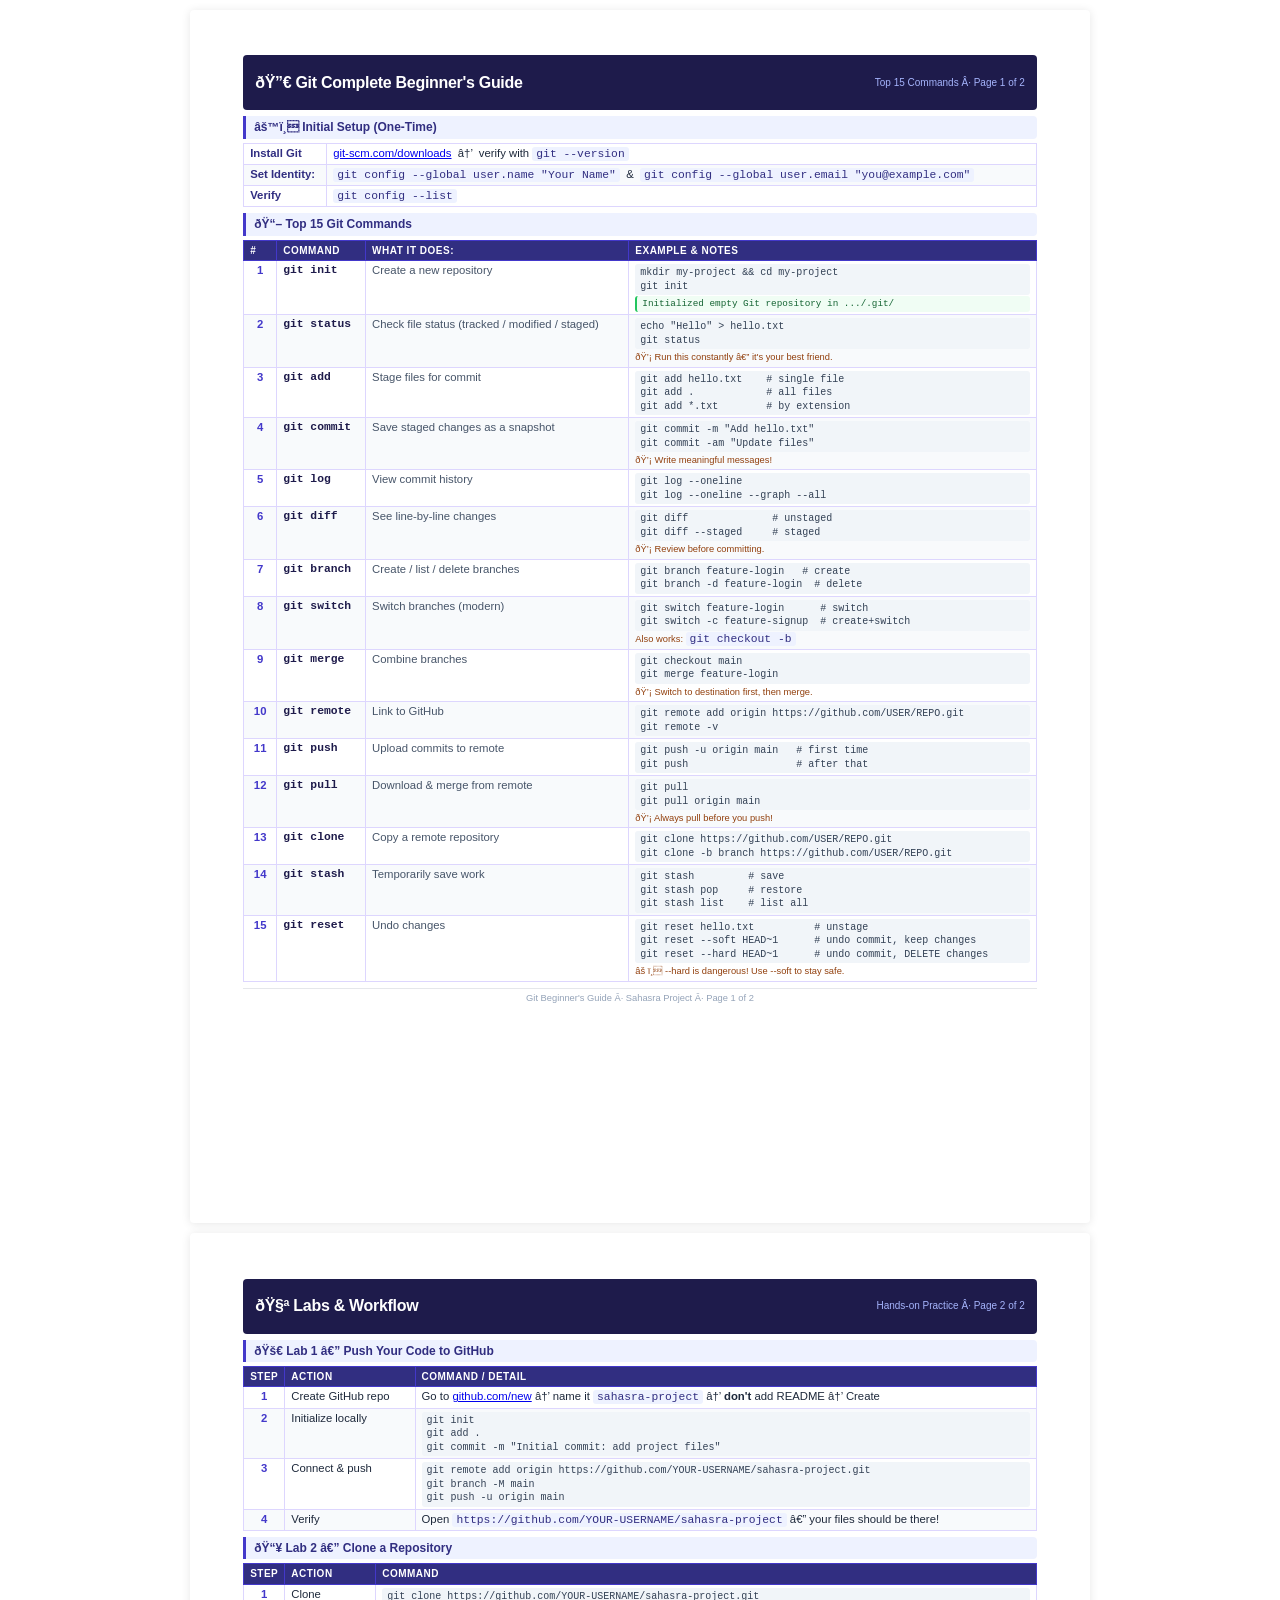
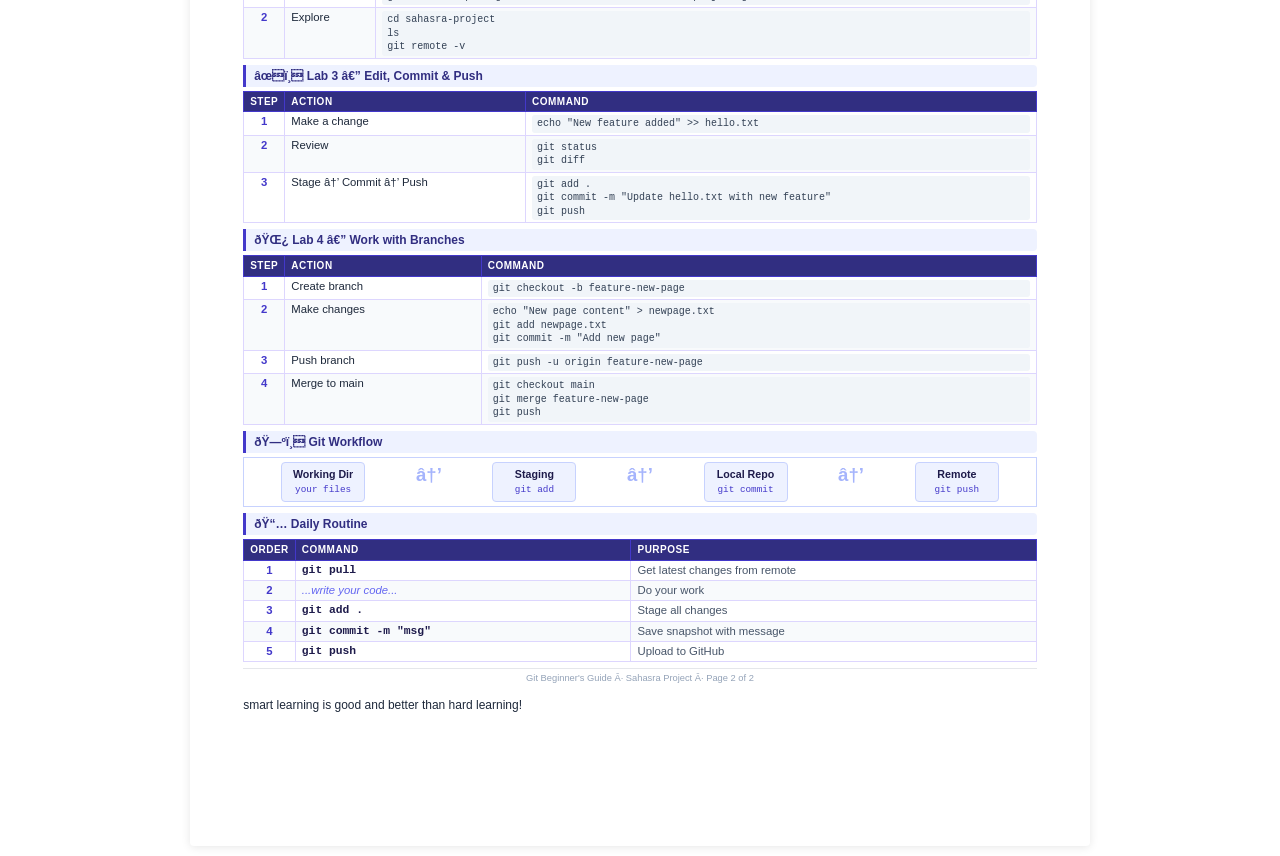
<file: index.html>
<!DOCTYPE html>
<html lang="en">
<head
    <meta charset="UTF-8">
    <meta name="viewport" content="width=device-width, initial-scale=1.0">
    <title>"GIT CHEAT SHEET : FOR BEGINNERS"</title>
    <style>
        @page {
            size: A4;
            margin: 12mm 14mm;
        }
#......
        * {
            margin: 0;
            padding: 0;
            box-sizing: border-box;
        }

        body {
            font-family: "Segoe UI", Arial, sans-serif;
            font-size: 9pt;
            color: #1e293b;
            line-height: 1.35;
            background: #fff;
        }

        /* ===== A4 Page Containers ===== */
        .page {
            width: 210mm;
            min-height: 297mm;
            padding: 12mm 14mm;
            margin: 0 auto;
            background: #fff;
            page-break-after: always;
            overflow: hidden;
        }

        .page:last-child {
            page-break-after: auto;
        }

        /* ===== Title ===== */
        .title-bar {
            background: #1e1b4b;
            color: #fff;
            padding: 6px 12px;
            border-radius: 4px;
            margin-bottom: 6px;
            display: flex;
            justify-content: space-between;
            align-items: center;
        }

        .title-bar h1 {
            font-size: 12pt;
            font-weight: 800;
            letter-spacing: -0.3px;
        }

        .title-bar span {
            font-size: 7.5pt;
            color: #a5b4fc;
        }

        .page-label {
            font-size: 7.5pt;
            color: #6366f1;
            font-weight: 700;
            text-transform: uppercase;
            letter-spacing: 1px;
            margin-bottom: 4px;
        }

        /* ===== Section Headers ===== */
        .section-title {
            background: #eef2ff;
            border-left: 3px solid #4338ca;
            padding: 3px 8px;
            font-size: 9pt;
            font-weight: 700;
            color: #312e81;
            margin: 5px 0 4px;
            border-radius: 0 4px 4px 0;
        }

        /* ===== Tables ===== */
        table {
            width: 100%;
            border-collapse: collapse;
            margin-bottom: 6px;
            font-size: 8.5pt;
            border: 1px solid #c7d2fe;
        }

        th {
            background: #312e81;
            color: #fff;
            padding: 3px 6px;
            text-align: left;
            font-size: 7.5pt;
            font-weight: 600;
            text-transform: uppercase;
            letter-spacing: 0.5px;
            border: 1px solid #4338ca;
        }

        td {
            padding: 2px 6px;
            border: 1px solid #ddd6fe;
            vertical-align: top;
        }

        tr:nth-child(even) {
            background: #f8fafc;
        }

        /* Number column */
        .n {
            text-align: center;
            font-weight: 800;
            color: #4338ca;
            width: 20px;
        }

        /* Command column */
        .cmd {
            font-family: "Consolas", "Fira Code", monospace;
            color: #1e1b4b;
            font-weight: 600;
            white-space: nowrap;
            font-size: 8.5pt;
        }

        /* Code in cells */
        code {
            font-family: "Consolas", "Fira Code", monospace;
            background: #eef2ff;
            padding: 1px 4px;
            border-radius: 3px;
            font-size: 8.5pt;
            color: #312e81;
        }

        /* Description */
        .desc {
            color: #475569;
            font-size: 8.5pt;
        }

        /* Example code blocks inside tables */
        .ex {
            font-family: "Consolas", "Fira Code", monospace;
            font-size: 7.5pt;
            color: #334155;
            background: #f1f5f9;
            padding: 2px 5px;
            border-radius: 3px;
            display: block;
            white-space: pre;
            line-height: 1.35;
            margin-top: 1px;
        }

        /* Output blocks */
        .out {
            font-family: "Consolas", "Fira Code", monospace;
            font-size: 7pt;
            color: #166534;
            background: #f0fdf4;
            padding: 2px 5px;
            border-radius: 3px;
            border-left: 2px solid #22c55e;
            display: block;
            white-space: pre;
            line-height: 1.3;
            margin-top: 1px;
        }

        /* Tip text */
        .tip {
            font-size: 7pt;
            color: #92400e;
            margin-top: 1px;
        }

        /* Setup table */
        .setup-table td:first-child {
            width: 70px;
            font-weight: 600;
            color: #312e81;
        }

        /* Workflow diagram */
        .flow-table td {
            text-align: center;
            padding: 4px 2px;
            border: none;
        }

        .flow-box {
            background: #eef2ff;
            border: 1px solid #c7d2fe;
            border-radius: 4px;
            padding: 4px 6px;
            display: inline-block;
            min-width: 70px;
        }

        .flow-box strong {
            display: block;
            font-size: 8pt;
            color: #1e1b4b;
        }

        .flow-box span {
            font-size: 7pt;
            font-family: "Consolas", monospace;
            color: #4338ca;
        }

        .arrow {
            font-size: 14pt;
            color: #a5b4fc;
            font-weight: 700;
        }

        /* Lab steps */
        .steps td:first-child {
            width: 24px;
            text-align: center;
            font-weight: 800;
            color: #4338ca;
        }

        /* Footer */
        .footer {
            text-align: center;
            font-size: 7pt;
            color: #94a3b8;
            margin-top: 4px;
            padding-top: 3px;
            border-top: 1px solid #e5e7eb;
        }

        /* ===== Print styles ===== */
        @media print {
            body {
                background: #fff;
            }

            .page {
                padding: 0;
                width: auto;
                min-height: auto;
                margin: 0;
            }

            tr:hover {
                background: inherit;
            }

            tr:nth-child(even) {
                background: #f8fafc;
            }
        }

        /* Screen-only spacing between pages */
        @media screen {
            .page {
                margin: 10px auto;
                box-shadow: 0 1px 10px rgba(0,0,0,0.1);
                border-radius: 4px;
            }
        }
    </style>
</head>
<body>

<!-- ==================== PAGE 1 ==================== -->
<div class="page">

    <div class="title-bar">
        <h1>🔀 Git Complete Beginner's Guide</h1>
        <span>Top 15 Commands · Page 1 of 2</span>
    </div>

    <!-- SETUP -->
    <div class="section-title">⚙️ Initial Setup (One-Time)</div>
    <table class="setup-table">
        <tr>
            <td>Install Git</td>
            <td><a href="https://git-scm.com/downloads">git-scm.com/downloads</a> &nbsp;→&nbsp; verify with <code>git --version</code></td>
        </tr>
        <tr>
            <td>Set Identity:</td>
            <td><code>git config --global user.name "Your Name"</code> &nbsp;&amp;&nbsp; <code>git config --global user.email "you@example.com"</code></td>
        </tr>
        <tr>
            <td>Verify</td>
            <td><code>git config --list</code></td>
        </tr>
    </table>

    <!-- COMMANDS 1-15 -->
    <div class="section-title">📖 Top 15 Git Commands</div>
    <table>
        <thead>
            <tr>
                <th>#</th>
                <th>Command</th>
                <th>What It Does:</th>
                <th>Example &amp; Notes</th>
            </tr>
        </thead>
        <tbody>
            <tr>
                <td class="n">1</td>
                <td class="cmd">git init</td>
                <td class="desc">Create a new repository</td>
                <td>
                    <span class="ex">mkdir my-project && cd my-project
git init</span>
                    <span class="out">Initialized empty Git repository in .../.git/</span>
                </td>
            </tr>
            <tr>
                <td class="n">2</td>
                <td class="cmd">git status</td>
                <td class="desc">Check file status (tracked / modified / staged)</td>
                <td>
                    <span class="ex">echo "Hello" > hello.txt
git status</span>
                    <span class="tip">💡 Run this constantly — it's your best friend.</span>
                </td>
            </tr>
            <tr>
                <td class="n">3</td>
                <td class="cmd">git add</td>
                <td class="desc">Stage files for commit</td>
                <td>
                    <span class="ex">git add hello.txt    # single file
git add .            # all files
git add *.txt        # by extension</span>
                </td>
            </tr>
            <tr>
                <td class="n">4</td>
                <td class="cmd">git commit</td>
                <td class="desc">Save staged changes as a snapshot</td>
                <td>
                    <span class="ex">git commit -m "Add hello.txt"
git commit -am "Update files"</span>
                    <span class="tip">💡 Write meaningful messages!</span>
                </td>
            </tr>
            <tr>
                <td class="n">5</td>
                <td class="cmd">git log</td>
                <td class="desc">View commit history</td>
                <td>
                    <span class="ex">git log --oneline
git log --oneline --graph --all</span>
                </td>
            </tr>
            <tr>
                <td class="n">6</td>
                <td class="cmd">git diff</td>
                <td class="desc">See line-by-line changes</td>
                <td>
                    <span class="ex">git diff              # unstaged
git diff --staged     # staged</span>
                    <span class="tip">💡 Review before committing.</span>
                </td>
            </tr>
            <tr>
                <td class="n">7</td>
                <td class="cmd">git branch</td>
                <td class="desc">Create / list / delete branches</td>
                <td>
                    <span class="ex">git branch feature-login   # create
git branch -d feature-login  # delete</span>
                </td>
            </tr>
            <tr>
                <td class="n">8</td>
                <td class="cmd">git switch</td>
                <td class="desc">Switch branches (modern)</td>
                <td>
                    <span class="ex">git switch feature-login      # switch
git switch -c feature-signup  # create+switch</span>
                    <span class="tip">Also works: <code>git checkout -b</code></span>
                </td>
            </tr>
            <tr>
                <td class="n">9</td>
                <td class="cmd">git merge</td>
                <td class="desc">Combine branches</td>
                <td>
                    <span class="ex">git checkout main
git merge feature-login</span>
                    <span class="tip">💡 Switch to destination first, then merge.</span>
                </td>
            </tr>
            <tr>
                <td class="n">10</td>
                <td class="cmd">git remote</td>
                <td class="desc">Link to GitHub</td>
                <td>
                    <span class="ex">git remote add origin https://github.com/USER/REPO.git
git remote -v</span>
                </td>
            </tr>
            <tr>
                <td class="n">11</td>
                <td class="cmd">git push</td>
                <td class="desc">Upload commits to remote</td>
                <td>
                    <span class="ex">git push -u origin main   # first time
git push                  # after that</span>
                </td>
            </tr>
            <tr>
                <td class="n">12</td>
                <td class="cmd">git pull</td>
                <td class="desc">Download &amp; merge from remote</td>
                <td>
                    <span class="ex">git pull
git pull origin main</span>
                    <span class="tip">💡 Always pull before you push!</span>
                </td>
            </tr>
            <tr>
                <td class="n">13</td>
                <td class="cmd">git clone</td>
                <td class="desc">Copy a remote repository</td>
                <td>
                    <span class="ex">git clone https://github.com/USER/REPO.git
git clone -b branch https://github.com/USER/REPO.git</span>
                </td>
            </tr>
            <tr>
                <td class="n">14</td>
                <td class="cmd">git stash</td>
                <td class="desc">Temporarily save work</td>
                <td>
                    <span class="ex">git stash         # save
git stash pop     # restore
git stash list    # list all</span>
                </td>
            </tr>
            <tr>
                <td class="n">15</td>
                <td class="cmd">git reset</td>
                <td class="desc">Undo changes</td>
                <td>
                    <span class="ex">git reset hello.txt          # unstage
git reset --soft HEAD~1      # undo commit, keep changes
git reset --hard HEAD~1      # undo commit, DELETE changes</span>
                    <span class="tip">⚠️ --hard is dangerous! Use --soft to stay safe.</span>
                </td>
            </tr>
        </tbody>
    </table>

    <div class="footer">Git Beginner's Guide · Sahasra Project · Page 1 of 2</div>
</div>

<!-- ==================== PAGE 2 ==================== -->
<div class="page">

    <div class="title-bar">
        <h1>🧪 Labs &amp; Workflow</h1>
        <span>Hands-on Practice · Page 2 of 2</span>
    </div>

    <!-- LAB 1 -->
    <div class="section-title">🚀 Lab 1 — Push Your Code to GitHub</div>
    <table>
        <thead>
            <tr><th>Step</th><th>Action</th><th>Command / Detail</th></tr>
        </thead>
        <tbody>
            <tr>
                <td class="n">1</td>
                <td>Create GitHub repo</td>
                <td>Go to <a href="https://github.com/new">github.com/new</a> → name it <code>sahasra-project</code> → <strong>don't</strong> add README → Create</td>
            </tr>
            <tr>
                <td class="n">2</td>
                <td>Initialize locally</td>
                <td><span class="ex">git init
git add .
git commit -m "Initial commit: add project files"</span></td>
            </tr>
            <tr>
                <td class="n">3</td>
                <td>Connect &amp; push</td>
                <td><span class="ex">git remote add origin https://github.com/YOUR-USERNAME/sahasra-project.git
git branch -M main
git push -u origin main</span></td>
            </tr>
            <tr>
                <td class="n">4</td>
                <td>Verify</td>
                <td>Open <code>https://github.com/YOUR-USERNAME/sahasra-project</code> — your files should be there!</td>
            </tr>
        </tbody>
    </table>

    <!-- LAB 2 -->
    <div class="section-title">📥 Lab 2 — Clone a Repository</div>
    <table>
        <thead>
            <tr><th>Step</th><th>Action</th><th>Command</th></tr>
        </thead>
        <tbody>
            <tr><td class="n">1</td><td>Clone</td><td><span class="ex">git clone https://github.com/YOUR-USERNAME/sahasra-project.git</span></td></tr>
            <tr><td class="n">2</td><td>Explore</td><td><span class="ex">cd sahasra-project
ls
git remote -v</span></td></tr>
        </tbody>
    </table>

    <!-- LAB 3 -->
    <div class="section-title">✏️ Lab 3 — Edit, Commit &amp; Push</div>
    <table>
        <thead>
            <tr><th>Step</th><th>Action</th><th>Command</th></tr>
        </thead>
        <tbody>
            <tr><td class="n">1</td><td>Make a change</td><td><span class="ex">echo "New feature added" >> hello.txt</span></td></tr>
            <tr><td class="n">2</td><td>Review</td><td><span class="ex">git status
git diff</span></td></tr>
            <tr><td class="n">3</td><td>Stage → Commit → Push</td><td><span class="ex">git add .
git commit -m "Update hello.txt with new feature"
git push</span></td></tr>
        </tbody>
    </table>

    <!-- LAB 4 -->
    <div class="section-title">🌿 Lab 4 — Work with Branches</div>
    <table>
        <thead>
            <tr><th>Step</th><th>Action</th><th>Command</th></tr>
        </thead>
        <tbody>
            <tr><td class="n">1</td><td>Create branch</td><td><span class="ex">git checkout -b feature-new-page</span></td></tr>
            <tr><td class="n">2</td><td>Make changes</td><td><span class="ex">echo "New page content" > newpage.txt
git add newpage.txt
git commit -m "Add new page"</span></td></tr>
            <tr><td class="n">3</td><td>Push branch</td><td><span class="ex">git push -u origin feature-new-page</span></td></tr>
            <tr><td class="n">4</td><td>Merge to main</td><td><span class="ex">git checkout main
git merge feature-new-page
git push</span></td></tr>
        </tbody>
    </table>

    <!-- WORKFLOW -->
    <div class="section-title">🗺️ Git Workflow</div>
    <table class="flow-table">
        <tr>
            <td>
                <div class="flow-box"><strong>Working Dir</strong><span>your files</span></div>
            </td>
            <td><span class="arrow">→</span></td>
            <td>
                <div class="flow-box"><strong>Staging</strong><span>git add</span></div>
            </td>
            <td><span class="arrow">→</span></td>
            <td>
                <div class="flow-box"><strong>Local Repo</strong><span>git commit</span></div>
            </td>
            <td><span class="arrow">→</span></td>
            <td>
                <div class="flow-box"><strong>Remote</strong><span>git push</span></div>
            </td>
        </tr>
    </table>

    <!-- DAILY WORKFLOW -->
    <div class="section-title">📅 Daily Routine</div>
    <table>
        <thead>
            <tr><th>Order</th><th>Command</th><th>Purpose</th></tr>
        </thead>
        <tbody>
            <tr><td class="n">1</td><td class="cmd">git pull</td><td class="desc">Get latest changes from remote</td></tr>
            <tr><td class="n">2</td><td class="desc" style="font-style:italic;color:#6366f1;">...write your code...</td><td class="desc">Do your work</td></tr>
            <tr><td class="n">3</td><td class="cmd">git add .</td><td class="desc">Stage all changes</td></tr>
            <tr><td class="n">4</td><td class="cmd">git commit -m "msg"</td><td class="desc">Save snapshot with message</td></tr>
            <tr><td class="n">5</td><td class="cmd">git push</td><td class="desc">Upload to GitHub</td></tr>
        </tbody>
    </table>

    <div class="footer">Git Beginner's Guide · Sahasra Project · Page 2 of 2</div>
    <p>smart learning is good and better than hard learning!</p>
</div>

</body>
</html>
</file>
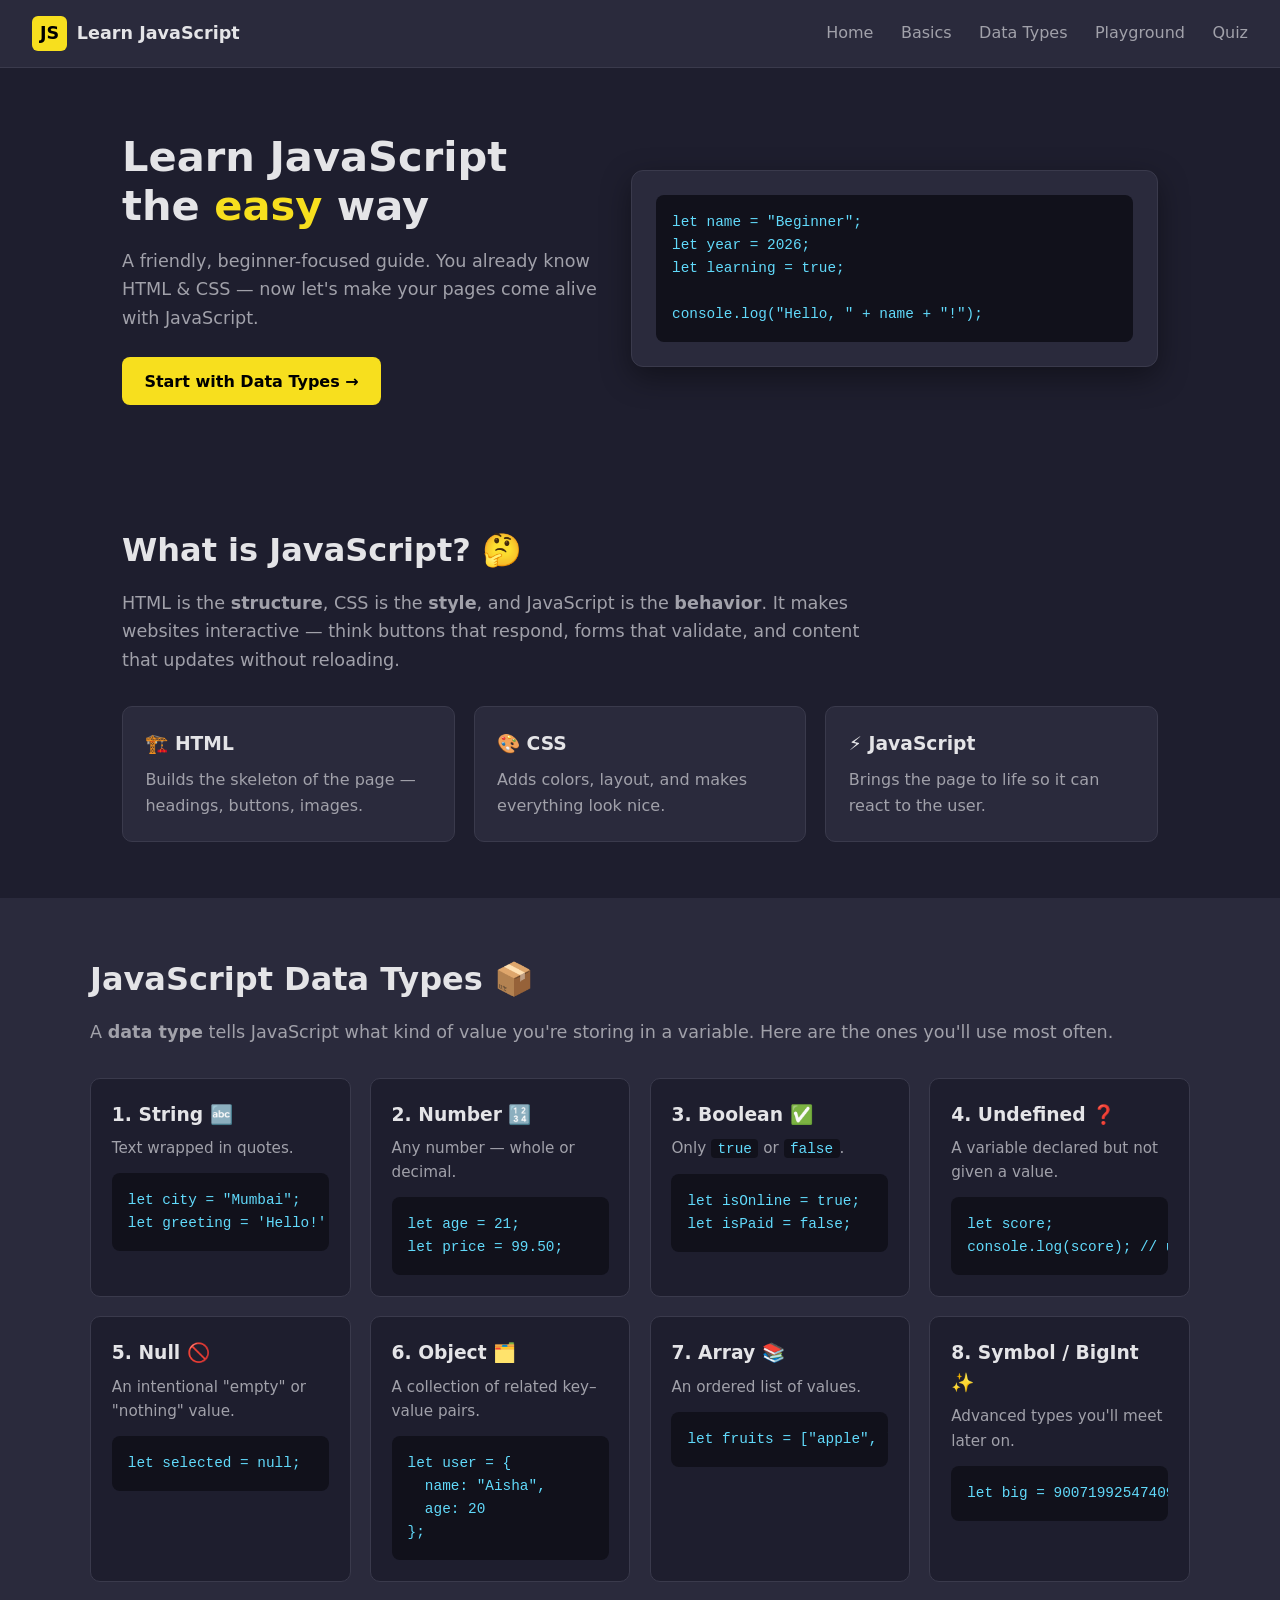
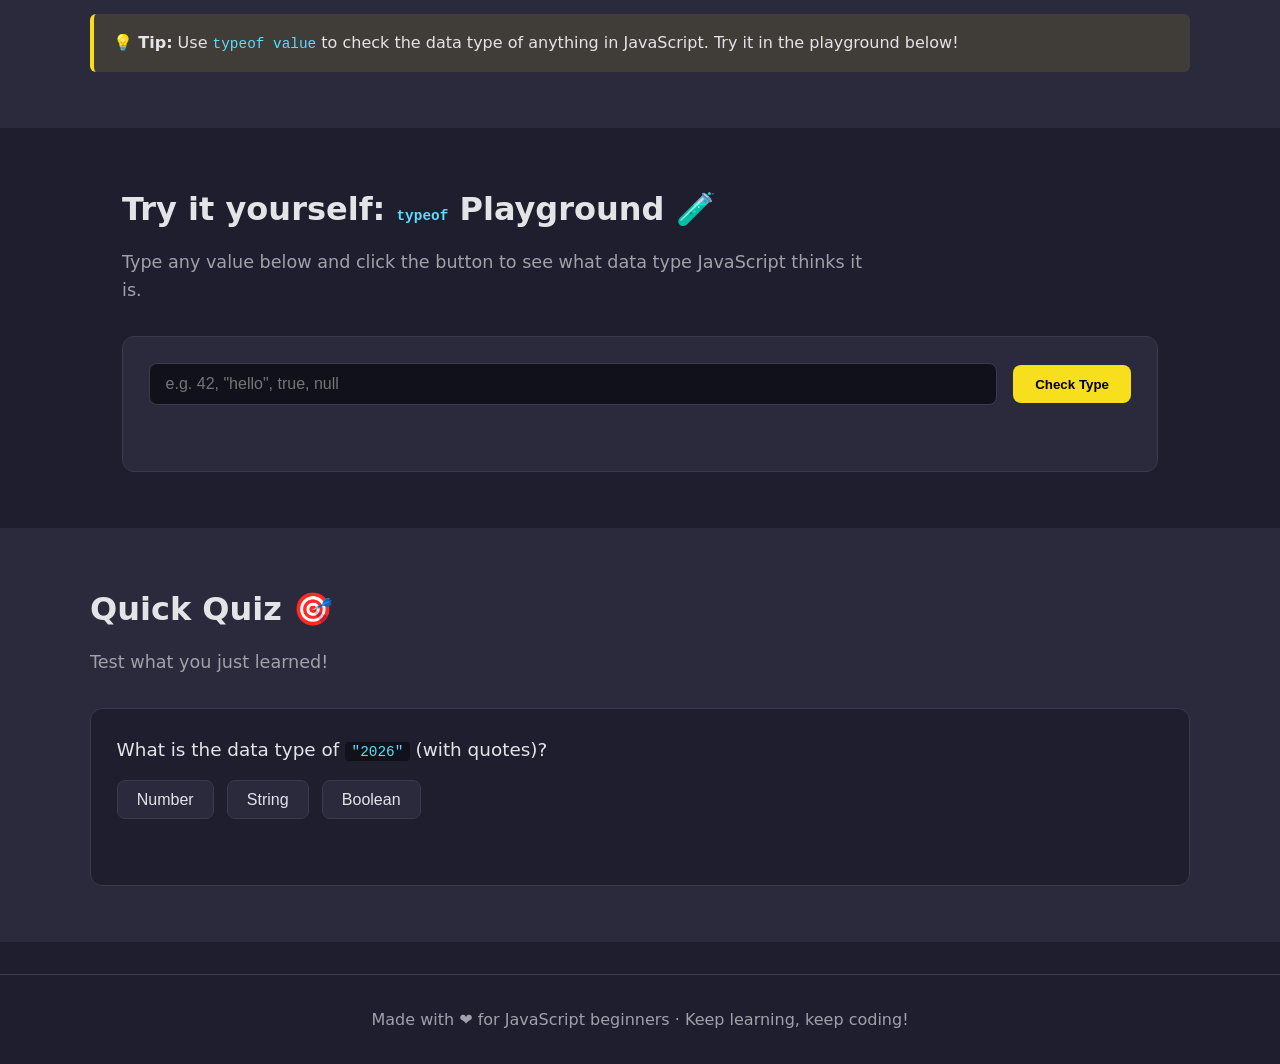
<file: jslearn.html>
<!DOCTYPE html>
<html lang="en">
<head>
  <meta charset="UTF-8" />
  <meta name="viewport" content="width=device-width, initial-scale=1.0" />
  <title>JS for Beginners — Learn JavaScript Data Types</title>
  <link rel="stylesheet" href="style.css" />
</head>
<body>
  <!-- ===== Navbar ===== -->
  <header class="navbar">
    <div class="nav-brand">
      <span class="logo">JS</span>
      <span>Learn JavaScript</span>
    </div>
    <nav class="nav-links">
      <a href="#home">Home</a>
      <a href="#basics">Basics</a>
      <a href="#datatypes">Data Types</a>
      <a href="#playground">Playground</a>
      <a href="#quiz">Quiz</a>
    </nav>
  </header>

  <!-- ===== Hero ===== -->
  <section id="home" class="hero">
    <div class="hero-text">
      <h1>Learn JavaScript the <span class="highlight">easy</span> way</h1>
      <p>
        A friendly, beginner-focused guide. You already know HTML &amp; CSS —
        now let's make your pages come alive with JavaScript.
      </p>
      <a href="#datatypes" class="btn">Start with Data Types →</a>
    </div>
    <div class="hero-card">
      <pre><code>let name = "Beginner";
let year = 2026;
let learning = true;

console.log("Hello, " + name + "!");</code></pre>
    </div>
  </section>

  <!-- ===== What is JavaScript ===== -->
  <section id="basics" class="section">
    <h2>What is JavaScript? 🤔</h2>
    <p class="lead">
      HTML is the <strong>structure</strong>, CSS is the <strong>style</strong>,
      and JavaScript is the <strong>behavior</strong>. It makes websites
      interactive — think buttons that respond, forms that validate, and
      content that updates without reloading.
    </p>
    <div class="cards">
      <div class="card">
        <h3>🏗️ HTML</h3>
        <p>Builds the skeleton of the page — headings, buttons, images.</p>
      </div>
      <div class="card">
        <h3>🎨 CSS</h3>
        <p>Adds colors, layout, and makes everything look nice.</p>
      </div>
      <div class="card">
        <h3>⚡ JavaScript</h3>
        <p>Brings the page to life so it can react to the user.</p>
      </div>
    </div>
  </section>

  <!-- ===== Data Types ===== -->
  <section id="datatypes" class="section alt">
    <h2>JavaScript Data Types 📦</h2>
    <p class="lead">
      A <strong>data type</strong> tells JavaScript what kind of value you're
      storing in a variable. Here are the ones you'll use most often.
    </p>

    <div class="datatype-grid">
      <article class="dt-card">
        <h3>1. String 🔤</h3>
        <p>Text wrapped in quotes.</p>
        <pre><code>let city = "Mumbai";
let greeting = 'Hello!';</code></pre>
      </article>

      <article class="dt-card">
        <h3>2. Number 🔢</h3>
        <p>Any number — whole or decimal.</p>
        <pre><code>let age = 21;
let price = 99.50;</code></pre>
      </article>

      <article class="dt-card">
        <h3>3. Boolean ✅</h3>
        <p>Only <code>true</code> or <code>false</code>.</p>
        <pre><code>let isOnline = true;
let isPaid = false;</code></pre>
      </article>

      <article class="dt-card">
        <h3>4. Undefined ❓</h3>
        <p>A variable declared but not given a value.</p>
        <pre><code>let score;
console.log(score); // undefined</code></pre>
      </article>

      <article class="dt-card">
        <h3>5. Null 🚫</h3>
        <p>An intentional "empty" or "nothing" value.</p>
        <pre><code>let selected = null;</code></pre>
      </article>

      <article class="dt-card">
        <h3>6. Object 🗂️</h3>
        <p>A collection of related key–value pairs.</p>
        <pre><code>let user = {
  name: "Aisha",
  age: 20
};</code></pre>
      </article>

      <article class="dt-card">
        <h3>7. Array 📚</h3>
        <p>An ordered list of values.</p>
        <pre><code>let fruits = ["apple", "mango", "kiwi"];</code></pre>
      </article>

      <article class="dt-card">
        <h3>8. Symbol / BigInt ✨</h3>
        <p>Advanced types you'll meet later on.</p>
        <pre><code>let big = 9007199254740991n;</code></pre>
      </article>
    </div>

    <div class="tip">
      💡 <strong>Tip:</strong> Use <code>typeof value</code> to check the data
      type of anything in JavaScript. Try it in the playground below!
    </div>
  </section>

  <!-- ===== Playground ===== -->
  <section id="playground" class="section">
    <h2>Try it yourself: <code>typeof</code> Playground 🧪</h2>
    <p class="lead">
      Type any value below and click the button to see what data type
      JavaScript thinks it is.
    </p>

    <div class="playground">
      <input
        id="valueInput"
        type="text"
        placeholder='e.g. 42, "hello", true, null'
      />
      <button id="checkBtn" class="btn">Check Type</button>
      <p id="result" class="result"></p>
    </div>
  </section>

  <!-- ===== Quiz ===== -->
  <section id="quiz" class="section alt">
    <h2>Quick Quiz 🎯</h2>
    <p class="lead">Test what you just learned!</p>

    <div class="quiz">
      <p class="question">
        What is the data type of <code>"2026"</code> (with quotes)?
      </p>
      <div class="options">
        <button class="option" data-correct="false">Number</button>
        <button class="option" data-correct="true">String</button>
        <button class="option" data-correct="false">Boolean</button>
      </div>
      <p id="quizFeedback" class="result"></p>
    </div>
  </section>

  <!-- ===== Footer ===== -->
  <footer class="footer">
    <p>Made with ❤️ for JavaScript beginners · Keep learning, keep coding!</p>
  </footer>

  <script src="script.js"></script>
</body>
</html>
</file>
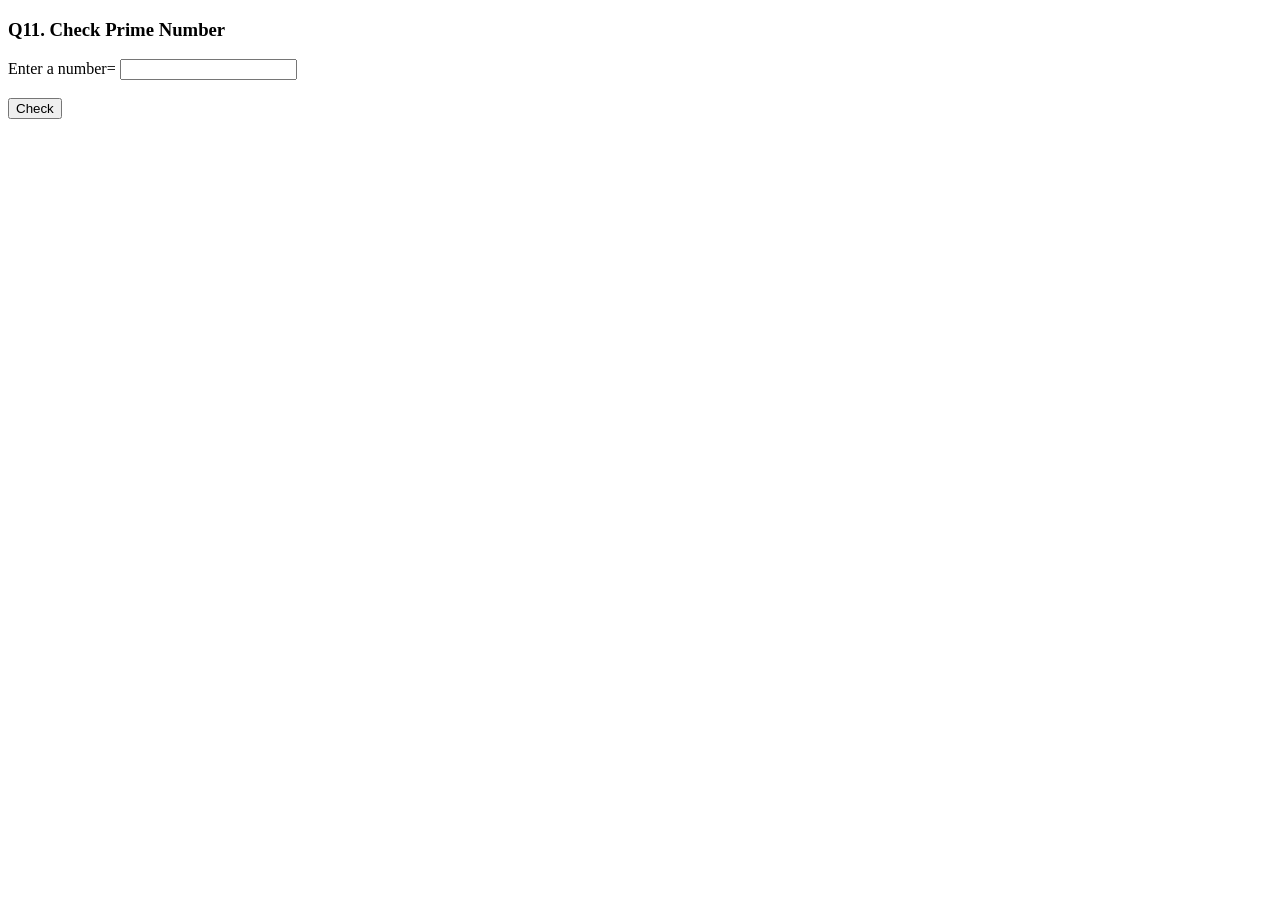
<file: lab.html>
<!DOCTYPE html>
<html>
<head>
    <script type="text/javascript">
        function checkPrime() {
            var num = Number(document.getElementById("num").value);
            if (num <= 1) {
                document.getElementById("result").innerHTML = num + " is NOT Prime";
                return;
            }
            var isPrime = true;
            for (var i = 2; i <= num / 2; i++) {
                if (num % i === 0) {
                    isPrime = false;
                    break;
                }
            }
            if (isPrime) {
                document.getElementById("result").innerHTML = num + " is Prime";
            } else {
                document.getElementById("result").innerHTML = num + " is NOT Prime";
            }
        }
    </script>
</head>
<body>
    <h3>Q11. Check Prime Number</h3>
    <label>Enter a number=</label>
    <input type="number" id="num"><br><br>
    <button onclick="checkPrime()">Check</button>
    <p id="result"></p>
</body>
</html>
</file>
<file: style.css>
/* ===== Base / Reset ===== */
* {
  margin: 0;
  padding: 0;
  box-sizing: border-box;
}

:root {
  --yellow: #f7df1e;
  --dark: #1e1e2e;
  --dark-2: #2a2a3c;
  --text: #e4e4e7;
  --muted: #a1a1aa;
  --accent: #61dafb;
}

body {
  font-family: "Segoe UI", system-ui, sans-serif;
  background: var(--dark);
  color: var(--text);
  line-height: 1.6;
}

/* ===== Navbar ===== */
.navbar {
  position: sticky;
  top: 0;
  z-index: 100;
  display: flex;
  align-items: center;
  justify-content: space-between;
  padding: 1rem 2rem;
  background: var(--dark-2);
  border-bottom: 1px solid #3a3a4c;
}

.nav-brand {
  display: flex;
  align-items: center;
  gap: 0.6rem;
  font-weight: 700;
  font-size: 1.1rem;
}

.logo {
  background: var(--yellow);
  color: #000;
  font-weight: 800;
  padding: 0.2rem 0.5rem;
  border-radius: 6px;
}

.nav-links a {
  color: var(--muted);
  text-decoration: none;
  margin-left: 1.4rem;
  font-weight: 500;
  transition: color 0.2s;
}

.nav-links a:hover {
  color: var(--yellow);
}

/* ===== Hero ===== */
.hero {
  display: flex;
  flex-wrap: wrap;
  align-items: center;
  justify-content: space-between;
  gap: 2rem;
  padding: 4rem 2rem;
  max-width: 1100px;
  margin: 0 auto;
}

.hero-text {
  flex: 1;
  min-width: 280px;
}

.hero-text h1 {
  font-size: 2.6rem;
  line-height: 1.2;
  margin-bottom: 1rem;
}

.highlight {
  color: var(--yellow);
}

.hero-text p {
  color: var(--muted);
  font-size: 1.1rem;
  margin-bottom: 1.6rem;
}

.hero-card {
  flex: 1;
  min-width: 280px;
  background: var(--dark-2);
  border: 1px solid #3a3a4c;
  border-radius: 12px;
  padding: 1.5rem;
  box-shadow: 0 10px 30px rgba(0, 0, 0, 0.4);
}

/* ===== Buttons ===== */
.btn {
  display: inline-block;
  background: var(--yellow);
  color: #000;
  font-weight: 700;
  text-decoration: none;
  padding: 0.7rem 1.4rem;
  border: none;
  border-radius: 8px;
  cursor: pointer;
  transition: transform 0.15s, box-shadow 0.15s;
}

.btn:hover {
  transform: translateY(-2px);
  box-shadow: 0 6px 18px rgba(247, 223, 30, 0.3);
}

/* ===== Sections ===== */
.section {
  max-width: 1100px;
  margin: 0 auto;
  padding: 3.5rem 2rem;
}

.section.alt {
  background: var(--dark-2);
  max-width: 100%;
}

.section.alt > * {
  max-width: 1100px;
  margin-left: auto;
  margin-right: auto;
}

.section h2 {
  font-size: 2rem;
  margin-bottom: 0.8rem;
}

.lead {
  color: var(--muted);
  font-size: 1.1rem;
  margin-bottom: 2rem;
  max-width: 750px;
}

/* ===== Cards ===== */
.cards {
  display: grid;
  grid-template-columns: repeat(auto-fit, minmax(220px, 1fr));
  gap: 1.2rem;
}

.card {
  background: var(--dark-2);
  border: 1px solid #3a3a4c;
  border-radius: 10px;
  padding: 1.4rem;
  transition: transform 0.15s, border-color 0.15s;
}

.section.alt .card {
  background: var(--dark);
}

.card:hover {
  transform: translateY(-4px);
  border-color: var(--yellow);
}

.card h3 {
  margin-bottom: 0.5rem;
}

.card p {
  color: var(--muted);
}

/* ===== Data Type Grid ===== */
.datatype-grid {
  display: grid;
  grid-template-columns: repeat(auto-fit, minmax(240px, 1fr));
  gap: 1.2rem;
  margin-bottom: 2rem;
}

.dt-card {
  background: var(--dark);
  border: 1px solid #3a3a4c;
  border-radius: 10px;
  padding: 1.3rem;
  transition: border-color 0.15s, transform 0.15s;
}

.dt-card:hover {
  border-color: var(--accent);
  transform: translateY(-3px);
}

.dt-card h3 {
  margin-bottom: 0.4rem;
}

.dt-card p {
  color: var(--muted);
  margin-bottom: 0.8rem;
  font-size: 0.95rem;
}

/* ===== Code blocks ===== */
pre {
  background: #11111b;
  border-radius: 8px;
  padding: 1rem;
  overflow-x: auto;
}

code {
  font-family: "Consolas", "Courier New", monospace;
  color: var(--accent);
  font-size: 0.9rem;
}

p code,
li code {
  background: #11111b;
  padding: 0.1rem 0.4rem;
  border-radius: 4px;
}

/* ===== Tip box ===== */
.tip {
  background: rgba(247, 223, 30, 0.1);
  border-left: 4px solid var(--yellow);
  padding: 1rem 1.2rem;
  border-radius: 6px;
  color: var(--text);
}

/* ===== Playground ===== */
.playground {
  display: flex;
  flex-wrap: wrap;
  align-items: center;
  gap: 1rem;
  background: var(--dark-2);
  border: 1px solid #3a3a4c;
  border-radius: 12px;
  padding: 1.6rem;
}

#valueInput {
  flex: 1;
  min-width: 220px;
  padding: 0.7rem 1rem;
  border: 1px solid #3a3a4c;
  border-radius: 8px;
  background: #11111b;
  color: var(--text);
  font-size: 1rem;
}

#valueInput:focus {
  outline: none;
  border-color: var(--yellow);
}

.result {
  width: 100%;
  font-size: 1.05rem;
  font-weight: 600;
  min-height: 1.5rem;
}

/* ===== Quiz ===== */
.quiz {
  background: var(--dark);
  border: 1px solid #3a3a4c;
  border-radius: 12px;
  padding: 1.6rem;
  max-width: 600px;
}

.question {
  font-size: 1.15rem;
  margin-bottom: 1rem;
}

.options {
  display: flex;
  flex-wrap: wrap;
  gap: 0.8rem;
  margin-bottom: 1rem;
}

.option {
  background: var(--dark-2);
  color: var(--text);
  border: 1px solid #3a3a4c;
  padding: 0.6rem 1.2rem;
  border-radius: 8px;
  cursor: pointer;
  font-size: 1rem;
  transition: background 0.15s, border-color 0.15s;
}

.option:hover {
  border-color: var(--yellow);
}

.option.correct {
  background: #16a34a;
  border-color: #16a34a;
  color: #fff;
}

.option.wrong {
  background: #dc2626;
  border-color: #dc2626;
  color: #fff;
}

/* ===== Footer ===== */
.footer {
  text-align: center;
  padding: 2rem;
  color: var(--muted);
  border-top: 1px solid #3a3a4c;
  margin-top: 2rem;
}

/* ===== Responsive ===== */
@media (max-width: 640px) {
  .nav-links {
    display: none;
  }
  .hero-text h1 {
    font-size: 2rem;
  }
}
</file>
